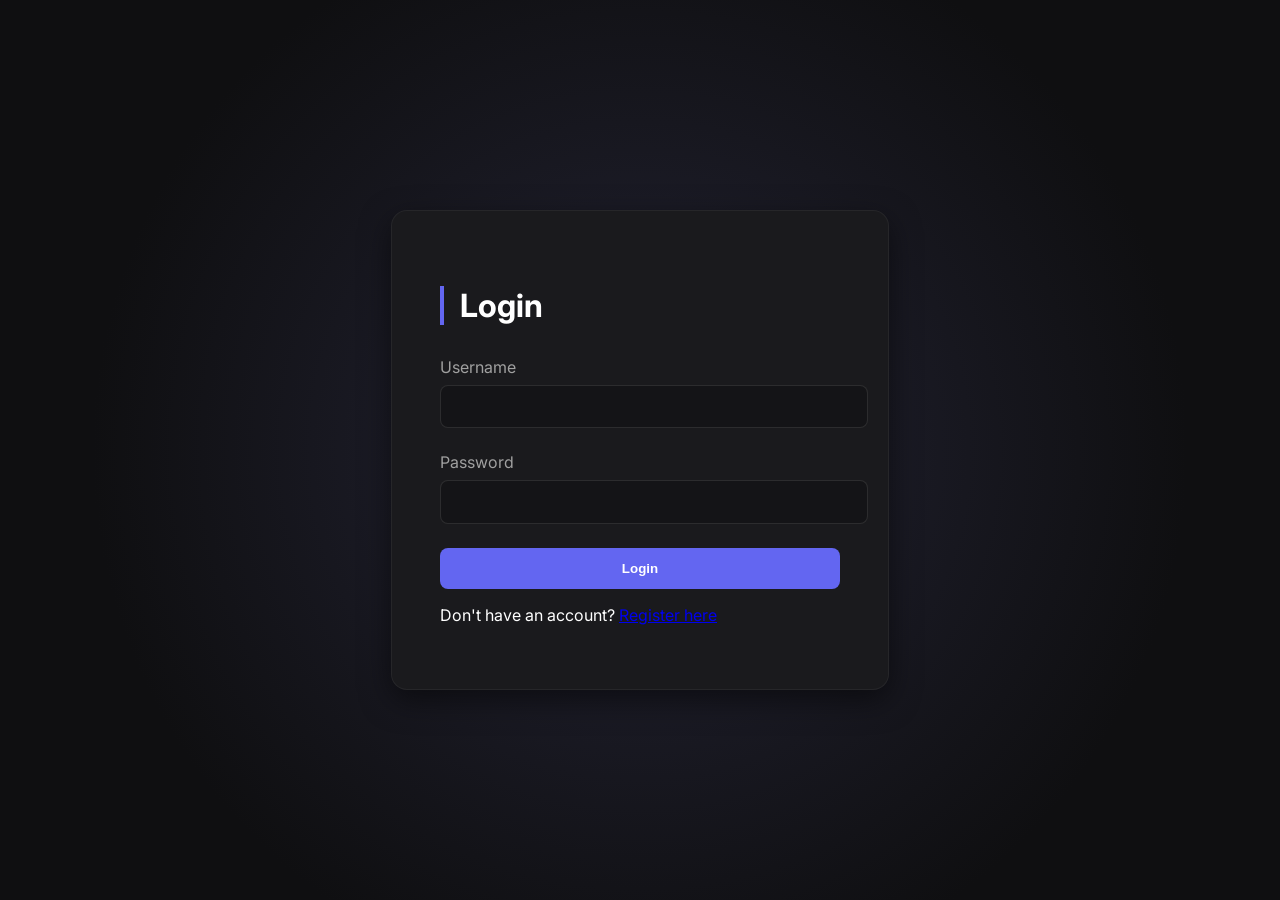
<file: src/main/resources/static/login.html>
<!DOCTYPE html>
<html lang="en">
<head>
    <meta charset="UTF-8">
    <title>Login | FlashSale Pro</title>
    <link rel="stylesheet" href="css/style.css">
    <link href="https://fonts.googleapis.com/css2?family=Inter:wght@300;400;600;800&display=swap" rel="stylesheet">
    <script src="js/security.js"></script>
</head>
<body class="auth-page">
    <div class="auth-container">
        <h2 class="section-title">Login</h2>
        <form action="/perform_login" method="post">
            <div class="form-group">
                <label for="username">Username</label>
                <input type="text" id="username" name="username" required>
            </div>
            <div class="form-group">
                <label for="password">Password</label>
                <input type="password" id="password" name="password" required>
            </div>
            <button type="submit" class="btn">Login</button>
        </form>
        <p style="margin-top: 1rem;">Don't have an account? <a href="register.html">Register here</a></p>
    </div>
</body>
</html>
</file>
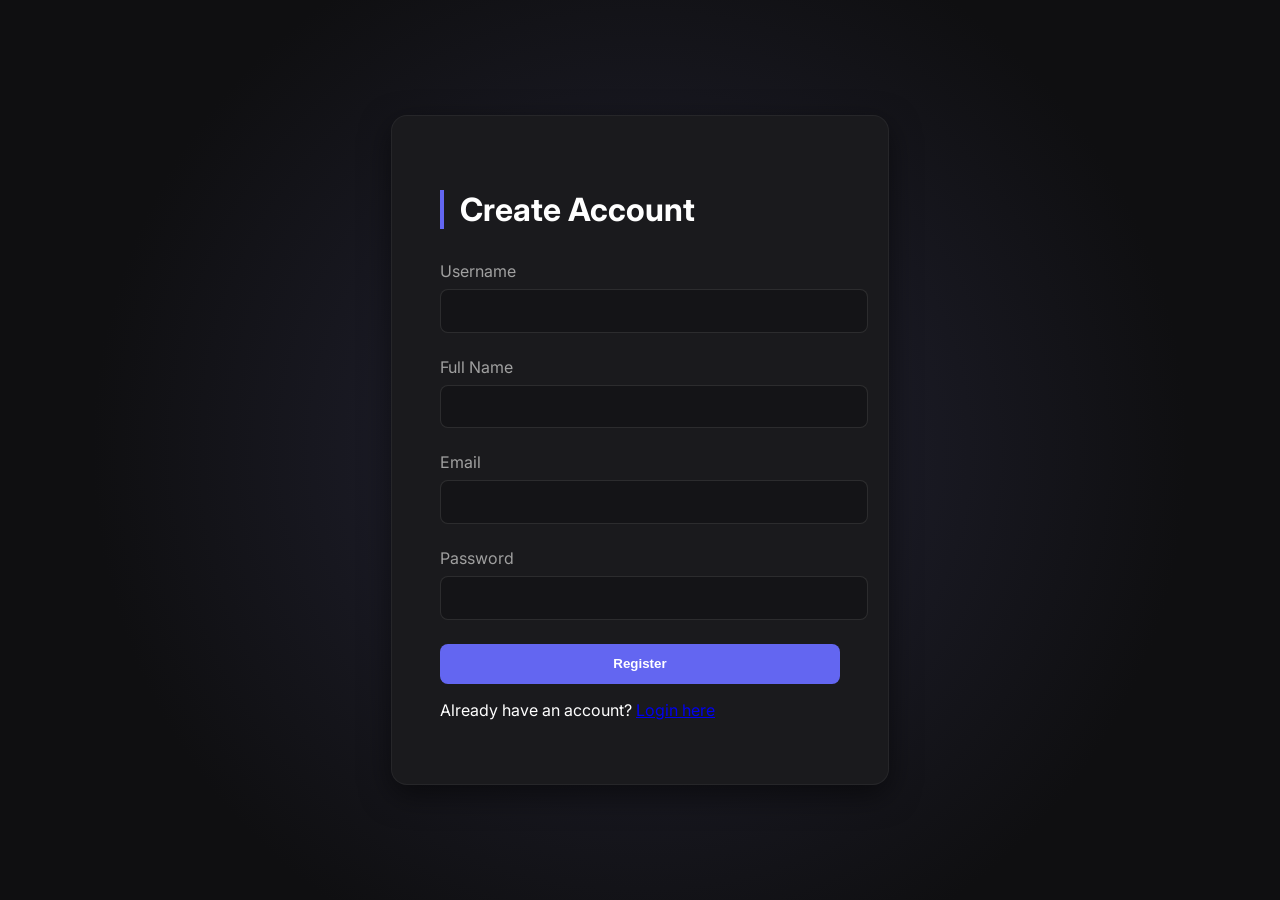
<file: src/main/resources/static/register.html>
<!DOCTYPE html>
<html lang="en">
<head>
    <meta charset="UTF-8">
    <title>Register | FlashSale Pro</title>
    <link rel="stylesheet" href="css/style.css">
    <link href="https://fonts.googleapis.com/css2?family=Inter:wght@300;400;600;800&display=swap" rel="stylesheet">
    <script src="js/security.js"></script>
</head>
<body class="auth-page">
    <div class="auth-container">
        <h2 class="section-title">Create Account</h2>
        <form id="registerForm">
            <div class="form-group">
                <label for="username">Username</label>
                <input type="text" id="username" name="username" required>
            </div>
            <div class="form-group">
                <label for="fullName">Full Name</label>
                <input type="text" id="fullName" name="fullName" required>
            </div>
            <div class="form-group">
                <label for="email">Email</label>
                <input type="email" id="email" name="email" required>
            </div>
            <div class="form-group">
                <label for="password">Password</label>
                <input type="password" id="password" name="password" required>
            </div>
            <button type="submit" class="btn">Register</button>
        </form>
        <p style="margin-top: 1rem;">Already have an account? <a href="login.html">Login here</a></p>
        <div id="message" style="margin-top: 10px; color: var(--accent-color);"></div>
    </div>

    <script>
        document.getElementById('registerForm').addEventListener('submit', async (e) => {
            e.preventDefault();
            const formData = new FormData(e.target);
            const data = Object.fromEntries(formData.entries());

            try {
                const res = await apiFetch('/api/auth/register', {
                    method: 'POST',
                    headers: { 'Content-Type': 'application/json' },
                    body: JSON.stringify(data)
                });
                
                if (res.ok) {
                    document.getElementById('message').textContent = "Success! Redirecting to login...";
                    setTimeout(() => window.location.href = 'login.html', 1500);
                } else {
                    document.getElementById('message').textContent = "Registration failed. Username may exist.";
                }
            } catch (err) {
                console.error(err);
                document.getElementById('message').textContent = "Error connecting to server.";
            }
        });
    </script>
</body>
</html>
</file>
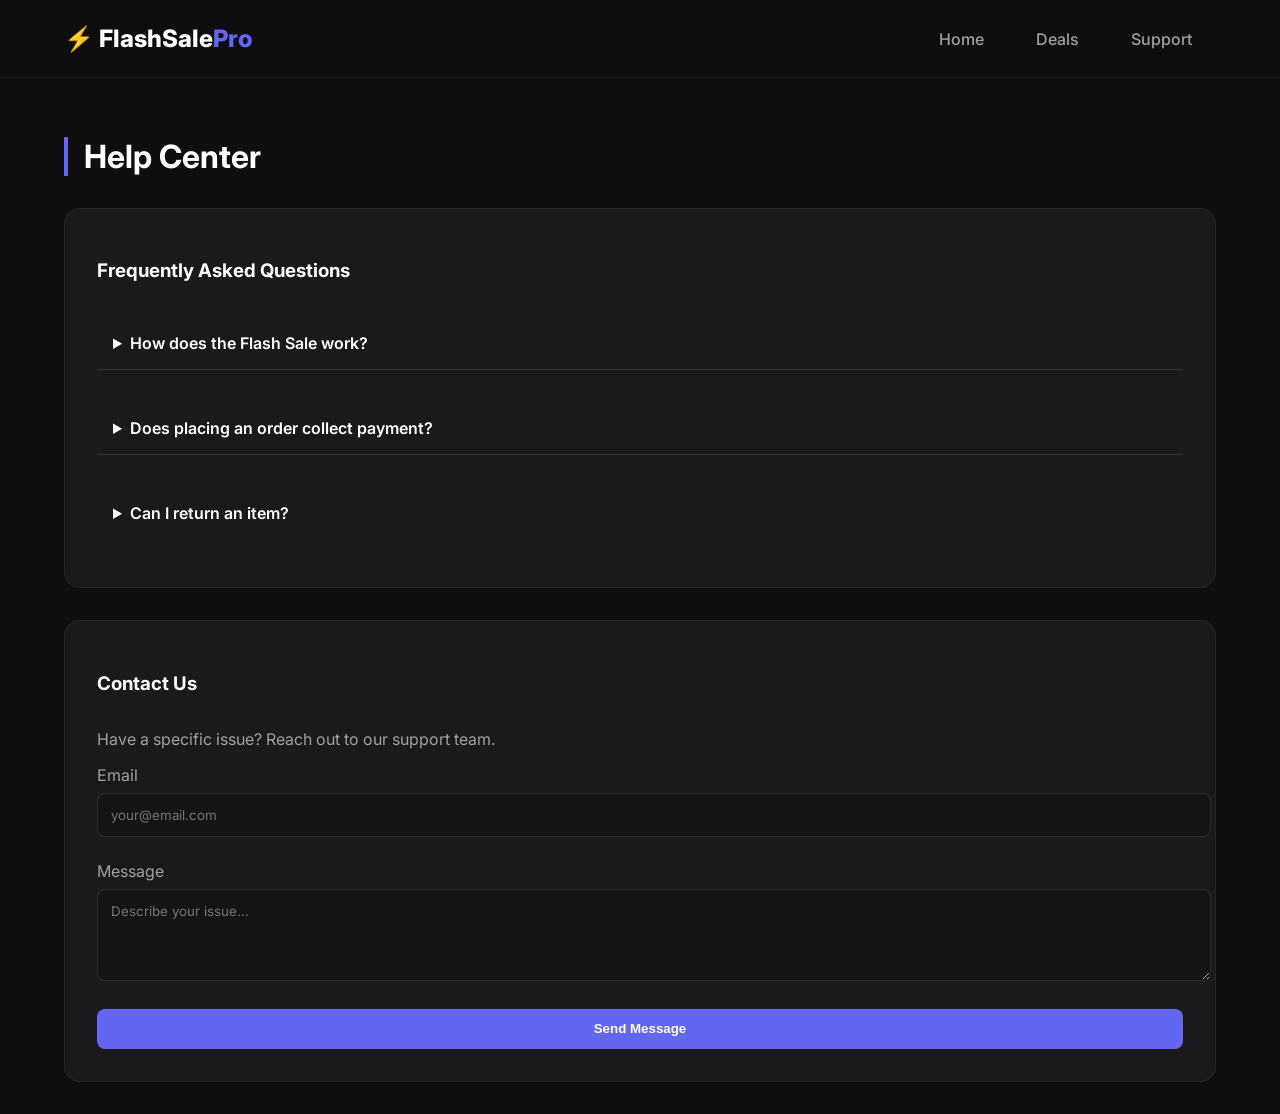
<file: src/main/resources/static/support.html>
<!DOCTYPE html>
<html lang="en">
<head>
    <meta charset="UTF-8">
    <title>Support | FlashSale Pro</title>
    <link rel="stylesheet" href="css/style.css">
    <link href="https://fonts.googleapis.com/css2?family=Inter:wght@300;400;600;800&display=swap" rel="stylesheet">
</head>
<body>
    <nav class="navbar">
        <div class="logo">⚡ FlashSale<span class="highlight">Pro</span></div>
        <div class="nav-links">
            <a href="home.html">Home</a>
            <a href="deals.html">Deals</a>
            <a href="support.html" class="active">Support</a>
        </div>
    </nav>

    <div class="container">
        <h2 class="section-title">Help Center</h2>
        
        <div class="card" style="padding: 2rem;">
            <h3>Frequently Asked Questions</h3>
            <details style="margin: 1rem 0; padding: 1rem; border-bottom: 1px solid rgba(255,255,255,0.1);">
                <summary style="cursor: pointer; font-weight: 600;">How does the Flash Sale work?</summary>
                <p style="margin-top: 10px; color: var(--text-secondary);">Items are available in limited quantities. Once stock reaches zero, the item is sold out.</p>
            </details>
            <details style="margin: 1rem 0; padding: 1rem; border-bottom: 1px solid rgba(255,255,255,0.1);">
                <summary style="cursor: pointer; font-weight: 600;">Does placing an order collect payment?</summary>
                <p style="margin-top: 10px; color: var(--text-secondary);">An accepted order reserves one item. Payment is not collected.</p>
            </details>
            <details style="margin: 1rem 0; padding: 1rem;">
                <summary style="cursor: pointer; font-weight: 600;">Can I return an item?</summary>
                <p style="margin-top: 10px; color: var(--text-secondary);">Due to the nature of Flash Sales, all sales are final.</p>
            </details>
        </div>

        <div class="card" style="padding: 2rem; margin-top: 2rem;">
            <h3>Contact Us</h3>
            <p style="color: var(--text-secondary); margin-bottom: 1rem;">Have a specific issue? Reach out to our support team.</p>
            <form>
                <div class="form-group">
                    <label>Email</label>
                    <input type="email" required placeholder="your@email.com">
                </div>
                <div class="form-group">
                    <label>Message</label>
                    <textarea rows="4" required placeholder="Describe your issue..."></textarea>
                </div>
                <button class="btn">Send Message</button>
            </form>
        </div>
    </div>
</body>
</html>
</file>
<file: src/main/resources/static/css/style.css>
:root {
    --bg-color: #0f0f11;
    --card-bg: #1a1a1d;
    --text-primary: #ffffff;
    --text-secondary: #a0a0a0;
    --accent-color: #6366f1;
    --accent-glow: rgba(99, 102, 241, 0.4);
    --success-color: #10b981;
    --danger-color: #ef4444;
    --font-main: 'Inter', sans-serif;
}

body {
    background-color: var(--bg-color);
    color: var(--text-primary);
    font-family: var(--font-main);
    margin: 0;
    min-height: 100vh;
    display: flex;
    flex-direction: column;
}

/* Navbar */
.navbar {
    display: flex;
    justify-content: space-between;
    align-items: center;
    padding: 1.5rem 5%;
    background: rgba(15, 15, 17, 0.95);
    backdrop-filter: blur(10px);
    position: sticky;
    top: 0;
    z-index: 1000;
    border-bottom: 1px solid rgba(255,255,255,0.05);
}

.logo {
    font-size: 1.5rem;
    font-weight: 800;
    color: var(--text-primary);
}

.highlight {
    color: var(--accent-color);
}

.nav-links a {
    color: var(--text-secondary);
    text-decoration: none;
    margin: 0 1.5rem;
    font-weight: 500;
    transition: color 0.3s;
}

.nav-links a:hover {
    color: var(--text-primary);
}

.cart-icon {
    position: relative;
    cursor: pointer;
    font-size: 1.2rem;
}

.cart-badge {
    position: absolute;
    top: -8px;
    right: -8px;
    background: var(--accent-color);
    color: white;
    font-size: 0.7rem;
    padding: 2px 6px;
    border-radius: 50%;
}

/* Hero Section */
.hero {
    text-align: center;
    padding: 6rem 1rem;
    background: radial-gradient(circle at center, #232334 0%, var(--bg-color) 70%);
}

.hero h1 {
    font-size: 3.5rem;
    margin-bottom: 1rem;
    line-height: 1.1;
}

.hero p {
    color: var(--text-secondary);
    font-size: 1.2rem;
    margin-bottom: 2rem;
}

.timer {
    display: inline-block;
    background: rgba(255, 255, 255, 0.05);
    padding: 0.8rem 1.5rem;
    border-radius: 50px;
    border: 1px solid rgba(255, 255, 255, 0.1);
    font-weight: 600;
    color: var(--danger-color);
}

/* Grid Layout */
.container {
    padding: 2rem 5%;
    flex: 1;
}

.section-title {
    font-size: 2rem;
    margin-bottom: 2rem;
    border-left: 4px solid var(--accent-color);
    padding-left: 1rem;
}

.product-grid {
    display: grid;
    grid-template-columns: repeat(auto-fill, minmax(300px, 1fr));
    gap: 2rem;
}

/* Product Card */
.card {
    background: var(--card-bg);
    border-radius: 16px;
    overflow: hidden;
    transition: transform 0.3s, box-shadow 0.3s;
    border: 1px solid rgba(255, 255, 255, 0.05);
    display: flex;
    flex-direction: column;
}

.card:hover {
    transform: translateY(-5px);
    box-shadow: 0 10px 30px rgba(0, 0, 0, 0.5);
    border-color: var(--accent-color);
}

.card-img {
    width: 100%;
    height: 200px;
    object-fit: cover;
}

.card-body {
    padding: 1.5rem;
    display: flex;
    flex-direction: column;
    flex: 1;
}

.card-title {
    font-size: 1.2rem;
    font-weight: 600;
    margin: 0 0 0.5rem 0;
}

.card-desc {
    color: var(--text-secondary);
    font-size: 0.9rem;
    margin-bottom: 1rem;
    flex: 1;
}

.card-footer {
    display: flex;
    justify-content: space-between;
    align-items: center;
    margin-top: 1rem;
}

.price {
    font-size: 1.5rem;
    font-weight: 700;
    color: var(--text-primary);
}

.stock-meter {
    font-size: 0.85rem;
    color: var(--text-secondary);
    margin-bottom: 1rem;
}

.stock-value {
    color: var(--success-color);
    font-weight: bold;
}

.stock-value.low {
    color: var(--danger-color);
}

.btn {
    background: var(--accent-color);
    color: white;
    border: none;
    padding: 0.8rem 1.2rem;
    border-radius: 8px;
    cursor: pointer;
    font-weight: 600;
    width: 100%;
    transition: background 0.3s;
}

.btn:hover {
    background: #4f46e5;
    box-shadow: 0 0 15px var(--accent-glow);
}

.btn:disabled {
    background: #333;
    color: #666;
    cursor: not-allowed;
    box-shadow: none;
}

/* Footer */
footer {
    text-align: center;
    padding: 2rem;
    color: var(--text-secondary);
    border-top: 1px solid rgba(255, 255, 255, 0.05);
    margin-top: 4rem;
}

/* Toast */
#toast-container {
    position: fixed;
    bottom: 2rem;
    right: 2rem;
    z-index: 2000;
}

.toast {
    padding: 1rem 1.5rem;
    border-radius: 8px;
    color: white;
    margin-top: 0.5rem;
    box-shadow: 0 5px 15px rgba(0,0,0,0.5);
    display: flex;
    align-items: center;
    gap: 0.5rem;
    animation: slideIn 0.3s ease-out;
}

.toast.success { background: var(--success-color); }
.toast.error { background: var(--danger-color); }

@keyframes slideIn {
    from { transform: translateX(100%); opacity: 0; }
    to { transform: translateX(0); opacity: 1; }
}

/* Auth Pages */
.auth-page {
    display: flex;
    justify-content: center;
    align-items: center;
    min-height: 100vh;
    background: radial-gradient(circle at center, #232334 0%, var(--bg-color) 70%);
}

.auth-container {
    background: var(--card-bg);
    padding: 3rem;
    border-radius: 16px;
    width: 100%;
    max-width: 400px;
    box-shadow: 0 10px 30px rgba(0,0,0,0.5);
    border: 1px solid rgba(255,255,255,0.05);
}

.form-group {
    margin-bottom: 1.5rem;
}

.form-group label {
    display: block;
    margin-bottom: 0.5rem;
    color: var(--text-secondary);
}

.form-group input, 
.form-group textarea {
    width: 100%;
    padding: 0.8rem;
    border-radius: 8px;
    border: 1px solid rgba(255,255,255,0.1);
    background: rgba(0,0,0,0.2);
    color: var(--text-primary);
    font-family: inherit;
}

.form-group input:focus,
.form-group textarea:focus {
    outline: none;
    border-color: var(--accent-color);
}
</file>
